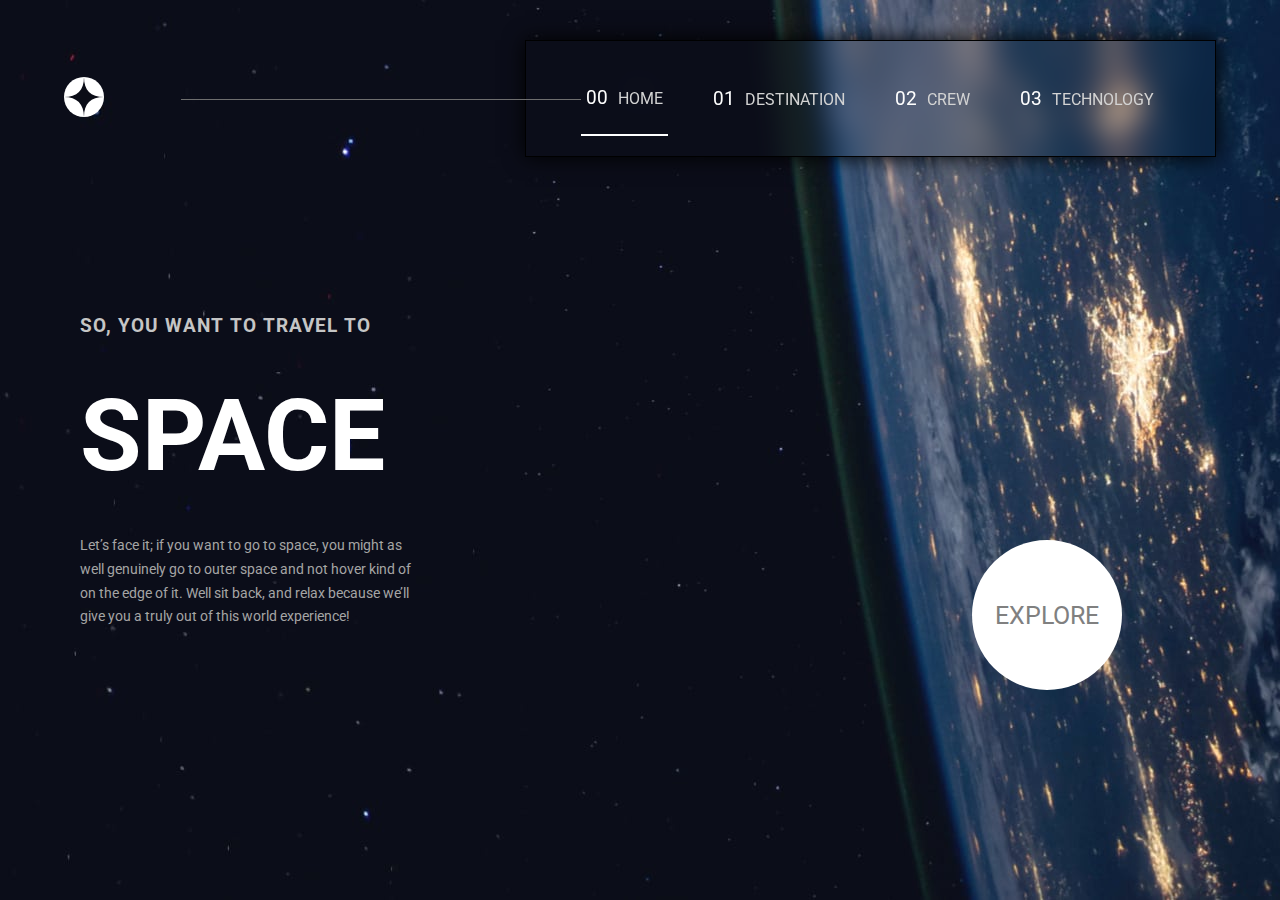
<file: index.html>
<!DOCTYPE html>
<html lang="en">
  <head>
    <meta charset="UTF-8" />
    <meta name="viewport" content="width=device-width, initial-scale=1.0" />

    <link
      rel="icon"
      type="image/png"
      sizes="32x32"
      href="./assets/favicon-32x32.png"
    />

    <title>Frontend Mentor | Space tourism website</title>
    <link rel="stylesheet" href="./style.css" />
  </head>
  <body>
    <!-- 00 Home
  01 Destination
  02 Crew
  03 Technology

  So, you want to travel to
  Space
  Let’s face it; if you want to go to space, you might as well genuinely go to 
  outer space and not hover kind of on the edge of it. Well sit back, and relax 
  because we’ll give you a truly out of this world experience!

  Explore -->

    <!-- Home page -->
    <div class="container">
      <nav class="navigation">
        <div class="nav-logo">
          <img src="./assets/shared/logo.svg" alt="" />
        </div>
        <ul class="lists">
          <li class="active list">
            <a href="index.html" data-num="00">home</a>
          </li>
          <li class="list">
            <a href="destination.html" data-num="01">Destination</a>
          </li>
          <li class="list"><a href="crew.html" data-num="02">crew</a></li>
          <li class="list">
            <a href="techno.html" data-num="03">Technology</a>
          </li>
        </ul>
        <div class="toogle-btn">
          <img src="./assets/shared/icon-hamburger.svg" alt="" />
        </div>
      </nav>

      <!-- Home content  -->
      <div class="home-content">
        <h3>So, you want to travel to</h3>
        <h1>Space</h1>
        <p>
          Let’s face it; if you want to go to space, you might as well genuinely
          go to outer space and not hover kind of on the edge of it. Well sit
          back, and relax because we’ll give you a truly out of this world
          experience!
        </p>
      </div>
      <div class="explore">explore</div>
    </div>

    <script
      src="https://cdnjs.cloudflare.com/ajax/libs/gsap/3.11.1/gsap.min.js"
      integrity="sha512-Mf/xUqfWvDIr+1B6zfnIDIiG7XHzyP/guXUWgV6PgaQoIFeXkJQR5XWh9fqAiCiRCpemabt3naV4jhDWVnuYDQ=="
      crossorigin="anonymous"
      referrerpolicy="no-referrer"
    ></script>
    <script src="./main.js"></script>
  </body>
</html>
</file>
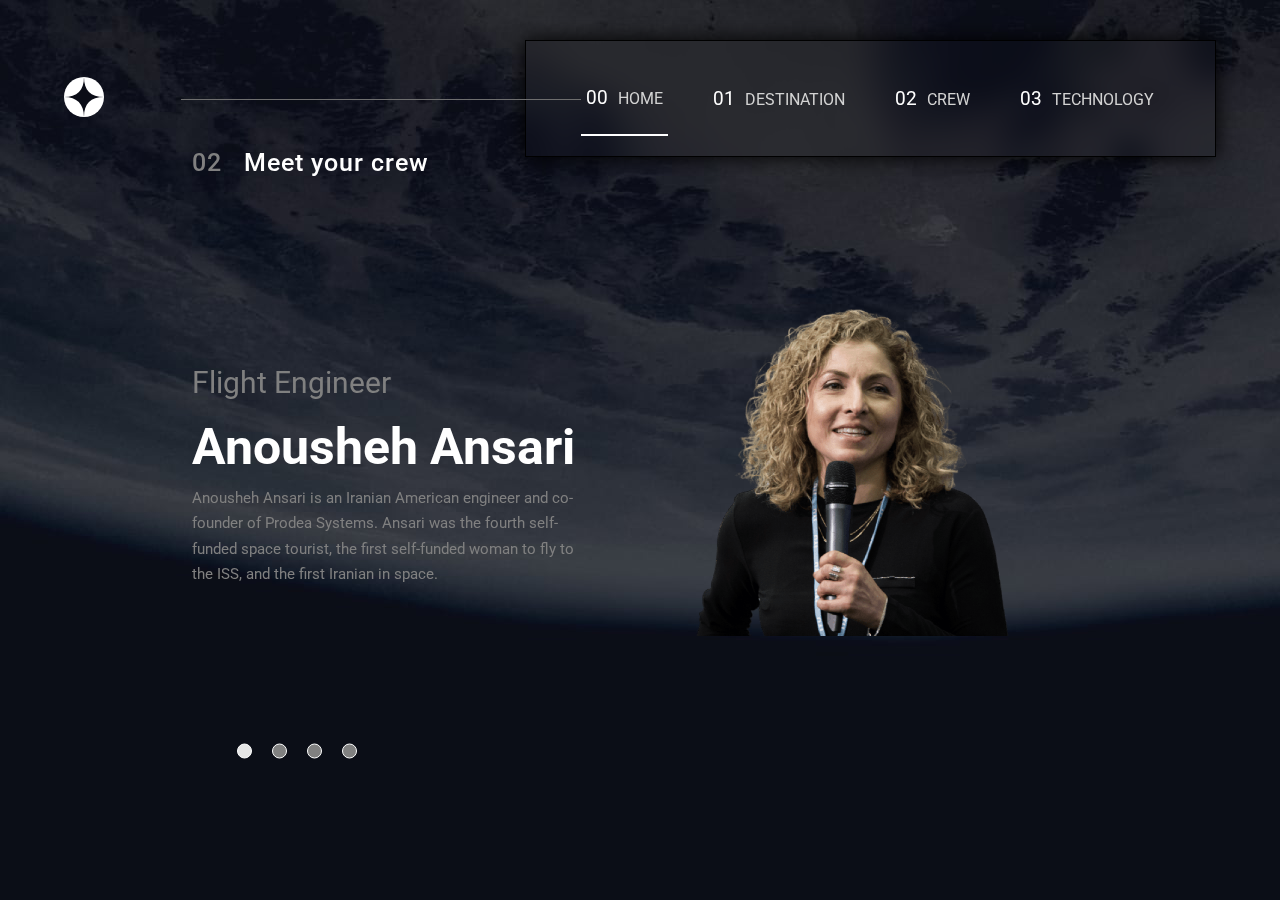
<file: crew.html>
<!DOCTYPE html>
<html lang="en">
  <head>
    <meta charset="UTF-8" />
    <meta name="viewport" content="width=device-width, initial-scale=1.0" />

    <link
      rel="icon"
      type="image/png"
      sizes="32x32"
      href="./assets/favicon-32x32.png"
    />

    <title>Frontend Mentor | Space tourism website</title>
    <link rel="stylesheet" href="./style.css" />
  </head>
  <body>
    <!-- Home page -->
    <div class="container bg2">
      <nav class="navigation">
        <div class="nav-logo">
          <img src="./assets/shared/logo.svg" alt="" />
        </div>
        <ul class="lists">
          <li class="active list">
            <a href="index.html" data-num="00">home</a>
          </li>
          <li class="list">
            <a href="destination.html" data-num="01">Destination</a>
          </li>
          <li class="list"><a href="crew.html" data-num="02">crew</a></li>
          <li class="list">
            <a href="techno.html" data-num="03">Technology</a>
          </li>
        </ul>
        <div class="toogle-btn">
          <img src="./assets/shared/icon-hamburger.svg" alt="" />
        </div>
      </nav>

      <!-- Crew Home content  -->

      <div class="content">
        <div class="title">
          <h1><span>02</span> Meet your crew</h1>
        </div>
        <div class="crew-info">
          <div class="c-info">
            <p class="domaine">Flight Engineer</p>
            <h1>Anousheh Ansari</h1>
            <p class="description">
              Anousheh Ansari is an Iranian American engineer and co-founder of
              Prodea Systems. Ansari was the fourth self-funded space tourist,
              the first self-funded woman to fly to the ISS, and the first
              Iranian in space.
            </p>
          </div>
          <div class="crew-img">
            <img src="./assets/crew/image-anousheh-ansari.png" alt="" />
          </div>
        </div>
        <div class="spans">
          <span class="active" data-show="first"></span>
          <span data-show="second"></span>
          <span data-show="three"></span>
          <span data-show="last"></span>
        </div>
      </div>
    </div>

    <script
      src="https://cdnjs.cloudflare.com/ajax/libs/gsap/3.11.1/gsap.min.js"
      integrity="sha512-Mf/xUqfWvDIr+1B6zfnIDIiG7XHzyP/guXUWgV6PgaQoIFeXkJQR5XWh9fqAiCiRCpemabt3naV4jhDWVnuYDQ=="
      crossorigin="anonymous"
      referrerpolicy="no-referrer"
    ></script>
    <script src="./main.js"></script>
  </body>
</html>
</file>
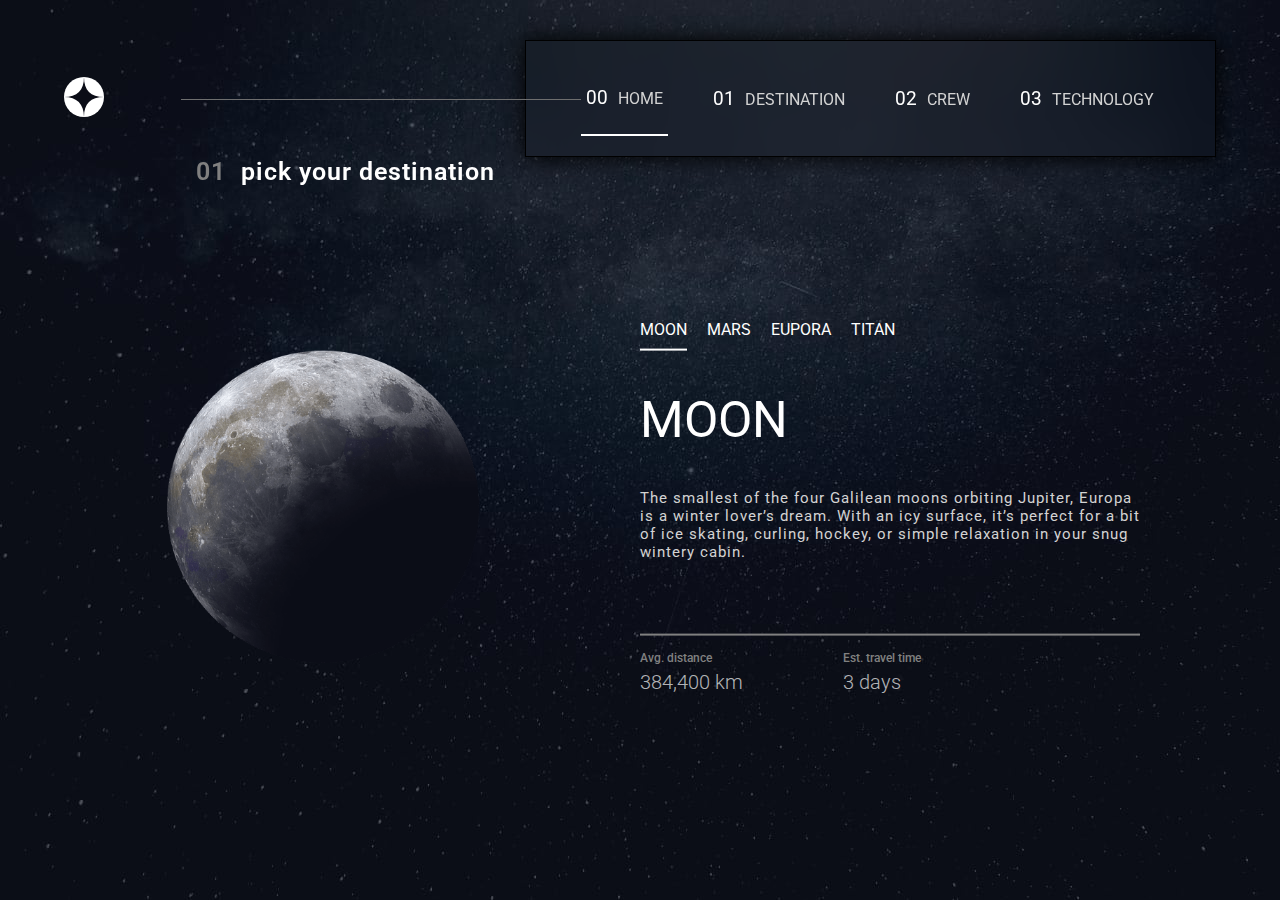
<file: destination.html>
<!DOCTYPE html>
<html lang="en">
  <head>
    <meta charset="UTF-8" />
    <meta name="viewport" content="width=device-width, initial-scale=1.0" />

    <link
      rel="icon"
      type="image/png"
      sizes="32x32"
      href="./assets/favicon-32x32.png"
    />

    <title>Frontend Mentor | Space tourism website</title>
    <link rel="stylesheet" href="./style.css" />
  </head>
  <body>
    <!-- Home page -->
    <div class="container bg1">
      <nav class="navigation">
        <div class="nav-logo">
          <img src="./assets/shared/logo.svg" alt="" />
        </div>
        <ul class="lists">
          <li class="active list">
            <a href="index.html" data-num="00">home</a>
          </li>
          <li class="list">
            <a href="destination.html" data-num="01">Destination</a>
          </li>
          <li class="list"><a href="crew.html" data-num="02">crew</a></li>
          <li class="list">
            <a href="techno.html" data-num="03">Technology</a>
          </li>
        </ul>
        <div class="toogle-btn">
          <img src="./assets/shared/icon-hamburger.svg" alt="" />
        </div>
      </nav>

      <!-- content  -->
      <div class="content">
        <div class="title">
          <h1><span>01</span>pick your destination</h1>
        </div>
        <div class="moon">
          <img src="./assets/destination/image-moon.png" alt="" class="pic" />
        </div>
        <div class="info">
          <ul class="moon-list">
            <li class="active" data-moon="moon">moon</li>
            <li data-moon="mars">mars</li>
            <li data-moon="eupora">eupora</li>
            <li data-moon="titan">titan</li>
          </ul>
          <div class="moon-name">
            <span>moon</span>
          </div>
          <div class="moon-info">
            <p>
              The smallest of the four Galilean moons orbiting Jupiter, Europa
              is a winter lover’s dream. With an icy surface, it’s perfect for a
              bit of ice skating, curling, hockey, or simple relaxation in your
              snug wintery cabin.
            </p>
          </div>
          <div class="dis-info">
            <div class="distance">
              <p>Avg. distance</p>
              <h2>384,400 km</h2>
            </div>
            <div class="time-info">
              <p>Est. travel time</p>
              <h2>3 days</h2>
            </div>
          </div>
        </div>
      </div>
    </div>

    <script
      src="https://cdnjs.cloudflare.com/ajax/libs/gsap/3.11.1/gsap.min.js"
      integrity="sha512-Mf/xUqfWvDIr+1B6zfnIDIiG7XHzyP/guXUWgV6PgaQoIFeXkJQR5XWh9fqAiCiRCpemabt3naV4jhDWVnuYDQ=="
      crossorigin="anonymous"
      referrerpolicy="no-referrer"
    ></script>
    <script src="./main.js"></script>
    
  </body>
</html>
</file>
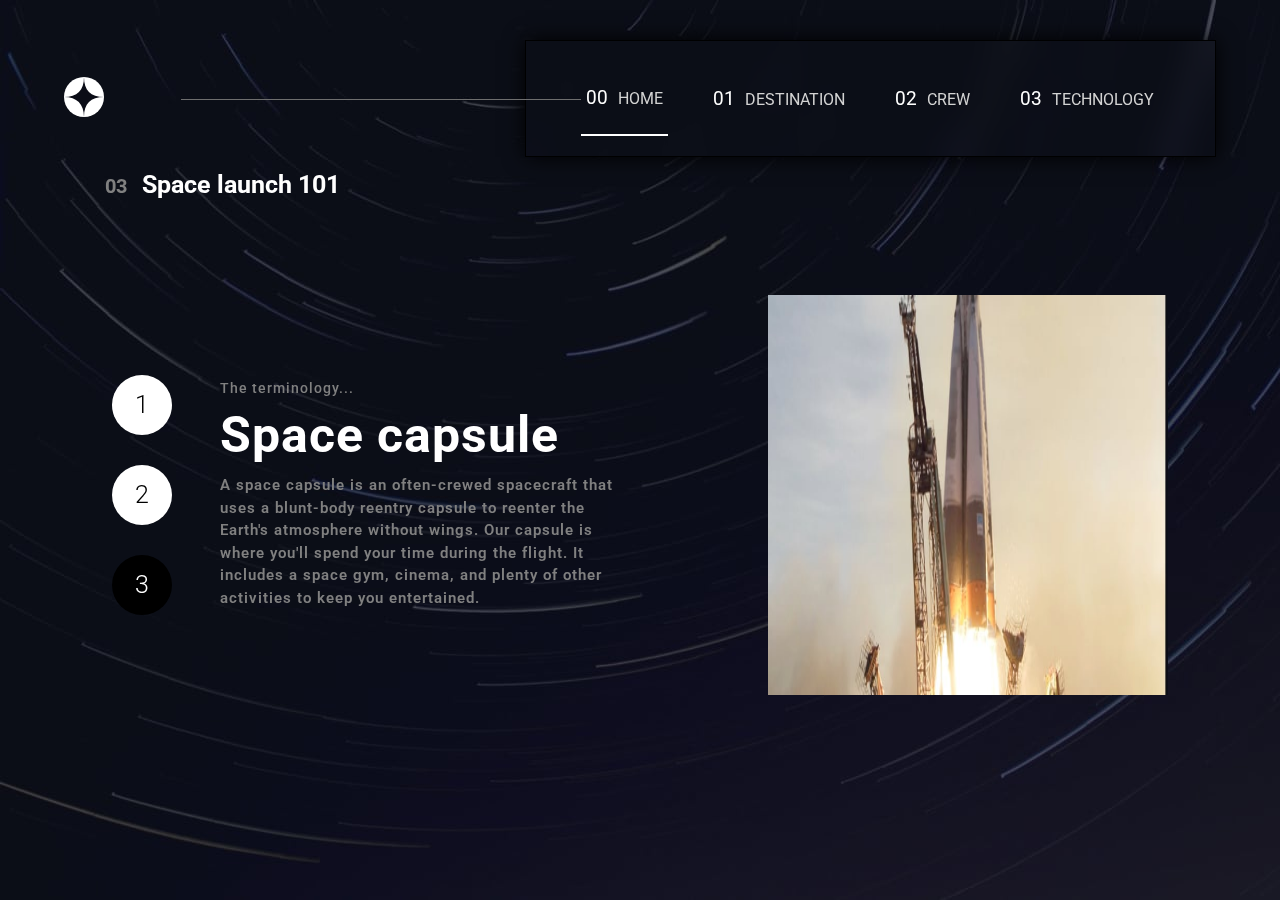
<file: techno.html>
<!DOCTYPE html>
<html lang="en">
  <head>
    <meta charset="UTF-8" />
    <meta name="viewport" content="width=device-width, initial-scale=1.0" />

    <link
      rel="icon"
      type="image/png"
      sizes="32x32"
      href="./assets/favicon-32x32.png"
    />

    <title>Frontend Mentor | Space tourism website</title>
    <link rel="stylesheet" href="./style.css" />
  </head>
  <body>
    <!-- Home page -->
    <div class="container bg3">
      <nav class="navigation">
        <div class="nav-logo">
          <img src="./assets/shared/logo.svg" alt="" />
        </div>
        <ul class="lists">
          <li class="active list">
            <a href="index.html" data-num="00">home</a>
          </li>
          <li class="list">
            <a href="destination.html" data-num="01">Destination</a>
          </li>
          <li class="list"><a href="crew.html" data-num="02">crew</a></li>
          <li class="list">
            <a href="techno.html" data-num="03">Technology</a>
          </li>
        </ul>
        <div class="toogle-btn">
          <img src="./assets/shared/icon-hamburger.svg" alt="" />
        </div>
      </nav>

      <!-- technology home content -->

      <div class="content">
        <div class="title">
          <h1><span>03</span>Space launch 101</h1>
        </div>
        <div class="technology-info">
          <ul id="techno-list">
            <li data-technology="1">1</li>
            <li data-technology="2">2</li>
            <li data-technology="3" class="active">3</li>
          </ul>
          <div class="show-info">
            <h3>The terminology...</h3>
            <h1>Space capsule</h1>
            <p>
              A space capsule is an often-crewed spacecraft that uses a
              blunt-body reentry capsule to reenter the Earth's atmosphere
              without wings. Our capsule is where you'll spend your time during
              the flight. It includes a space gym, cinema, and plenty of other
              activities to keep you entertained.
            </p>
          </div>

          <img
            id="techno-img"
            src="./assets/technology/image-launch-vehicle-landscape.jpg"
            alt=""
          />
        </div>
      </div>
    </div>

    <script
      src="https://cdnjs.cloudflare.com/ajax/libs/gsap/3.11.1/gsap.min.js"
      integrity="sha512-Mf/xUqfWvDIr+1B6zfnIDIiG7XHzyP/guXUWgV6PgaQoIFeXkJQR5XWh9fqAiCiRCpemabt3naV4jhDWVnuYDQ=="
      crossorigin="anonymous"
      referrerpolicy="no-referrer"
    ></script>
    <script src="./main.js"></script>
  </body>
</html>
</file>
<file: style.css>
@import url("https://fonts.googleapis.com/css2?family=Arimo:ital,wght@0,400;0,500;0,600;0,700;1,400;1,500;1,600;1,700&family=League+Spartan:wght@100;200;300;400;500;600;700;800;900&family=Oxanium:wght@200;300;400;600;700&family=Poppins:ital,wght@0,200;0,300;0,400;0,500;0,600;0,700;0,800;0,900;1,300;1,400;1,500;1,600;1,700;1,800;1,900&family=Roboto:ital,wght@0,100;0,300;0,400;0,500;0,700;0,900;1,400;1,500;1,700;1,900&display=swap");
*,
::after,
::before {
  padding: 0;
  margin: 0;
  box-sizing: border-box;
  font-family: "Roboto", sans-serif;
}

.container {
  height: 100vh;
  background: no-repeat url("./assets/home/background-home-desktop.jpg");
  background-size: cover;
}
@media screen and (max-width: 576px) {
  .container {
    background: no-repeat url("./assets/home/background-home-mobile.jpg");
    background-size: cover;
  }
}

nav {
  width: 90%;
  padding-top: 40px;
  margin: auto;
  display: flex;
  justify-content: space-between;
  align-items: center;
}
nav .nav-logo img {
  width: 40px;
}
nav ul {
  position: relative;
  -webkit-backdrop-filter: blur(15px);
          backdrop-filter: blur(15px);
  padding: 20px 100px;
  box-shadow: 0px 0px 20px rgb(0, 0, 0);
  width: 60%;
  list-style: none;
  display: flex;
  align-items: center;
  justify-content: center;
  gap: 40px;
  border: 1px solid black;
}
nav ul .active {
  border-bottom: 2px solid white;
}
nav ul li {
  padding: 25px 5px;
}
nav ul li a {
  text-decoration: none;
  color: lightgrey;
  text-transform: uppercase;
}
nav ul li a::before {
  content: attr(data-num);
  margin-right: 10px;
  color: white;
  font-size: 19px;
}
@media screen and (max-width: 776px) {
  nav ul li a::before {
    font-size: 25px;
  }
}
nav ul::before {
  content: "";
  position: absolute;
  top: 50%;
  left: -50%;
  width: 400px;
  height: 1.5px;
  background: rgb(110, 110, 110);
  z-index: 11;
  overflow: visible;
}
nav .toogle-btn {
  display: none;
  z-index: 10;
}
@media screen and (max-width: 576px) {
  nav .toogle-btn {
    display: block;
    color: white;
    width: 25px;
  }
  nav ul {
    flex-direction: column;
    z-index: 10;
    height: 100vh;
    position: absolute;
    top: 0%;
    left: 0%;
    width: 100%;
    transform: translateX(-300%);
    transition: 0.5s ease;
    font-size: 25px;
  }
  nav ul::before {
    display: none;
  }
  nav .show {
    transform: translateX(0%);
  }
}

.home-content {
  position: absolute;
  bottom: 0%;
  height: 65vh;
  padding: 0 80px;
  width: 100%;
  color: white;
  display: flex;
  flex-direction: column;
  gap: 40px;
}
@media screen and (max-width: 576px) {
  .home-content {
    height: 80vh;
  }
}
.home-content h1 {
  transform-origin: left;
  -webkit-animation: show 1.5s linear;
          animation: show 1.5s linear;
  font-size: 100px;
  text-transform: uppercase;
}
@media screen and (max-width: 576px) {
  .home-content h1 {
    font-size: 70px;
  }
}
.home-content p {
  -webkit-animation: show 1.5s linear;
          animation: show 1.5s linear;
  width: 30%;
  line-height: 1.7;
  color: rgb(165, 165, 165);
  font-size: 14px;
}
@media screen and (max-width: 576px) {
  .home-content p {
    width: 100%;
  }
}
.home-content h3 {
  -webkit-animation: show 1.5s linear;
          animation: show 1.5s linear;
  text-transform: uppercase;
  color: rgb(197, 197, 197);
  font-weight: bold;
  letter-spacing: 1px;
}
@media screen and (max-width: 576px) {
  .home-content h3 {
    font-size: 13px;
  }
}

.explore {
  -webkit-animation: show 1.5s forwards;
          animation: show 1.5s forwards;
  position: absolute;
  top: 70%;
  right: 10%;
  transform: translate(-20%, -60%);
  font-size: 25px;
  color: grey;
  text-transform: uppercase;
  background: white;
  height: 150px;
  width: 150px;
  border-radius: 50%;
  display: flex;
  justify-content: center;
  align-items: center;
}
@media screen and (max-width: 576px) {
  .explore {
    height: 100px;
    width: 100px;
    font-size: 15px;
    right: 50%;
    transform: translateX(50%);
  }
}

@-webkit-keyframes show {
  from {
    opacity: 0;
  }
  to {
    opacity: 1;
  }
}

@keyframes show {
  from {
    opacity: 0;
  }
  to {
    opacity: 1;
  }
}
/* destination style */
.bg1 {
  overflow: hidden;
  background: no-repeat url("./assets/destination/background-destination-desktop.jpg");
  background-size: cover;
  position: relative;
}
@media screen and (max-width: 576px) {
  .bg1 {
    overflow: hidden;
    background: no-repeat url("./assets/destination/background-destination-mobile.jpg");
    background-size: cover;
  }
}
.bg1 .title {
  -webkit-animation: show 1.5s forwards;
          animation: show 1.5s forwards;
  position: absolute;
  font-size: 17px;
  color: white;
  font-weight: 500;
  left: 20%;
  transform: translateX(-20%);
  letter-spacing: 1px;
}
@media screen and (max-width: 576px) {
  .bg1 .title {
    position: absolute;
    top: 15%;
    width: 100%;
    text-align: center;
  }
}
.bg1 .title h1 {
  font-size: 25px;
  font-weight: 600;
}
@media screen and (max-width: 576px) {
  .bg1 .title h1 {
    font-size: 20px;
  }
}
.bg1 .title span {
  margin-right: 15px;
  font-size: 25px;
  color: gray;
}
@media screen and (max-width: 576px) {
  .bg1 .title span {
    font-size: 20px;
  }
}
.bg1 .moon {
  position: absolute;
  top: 60%;
  left: 20%;
  transform: translate(-20%, -60%);
}
@media screen and (max-width: 576px) {
  .bg1 .moon {
    top: 25%;
    left: 50%;
    transform: translate(-50%, -25%);
    display: flex;
    justify-content: center;
  }
}
.bg1 .moon img {
  width: 70%;
  -webkit-animation: rotate 30s infinite forwards linear;
          animation: rotate 30s infinite forwards linear;
}
@-webkit-keyframes rotate {
  from {
    transform: rotate(0deg);
  }
  to {
    transform: rotate(360deg);
  }
}
@keyframes rotate {
  from {
    transform: rotate(0deg);
  }
  to {
    transform: rotate(360deg);
  }
}
.bg1 .info {
  -webkit-animation: show 3s forwards;
          animation: show 3s forwards;
  position: absolute;
  right: 0%;
  top: 60%;
  transform: translate(0%, -60%);
  width: 50%;
  display: flex;
  flex-direction: column;
  gap: 40px;
}
@media screen and (max-width: 576px) {
  .bg1 .info {
    top: 85%;
    left: 50%;
    transform: translate(-50%, -85%);
    width: 100%;
    align-items: center;
  }
}
.bg1 .info .active {
  border-bottom: 2px solid white;
}
.bg1 .info ul {
  display: flex;
  list-style: none;
  gap: 20px;
  color: white;
  text-transform: uppercase;
  cursor: pointer;
}
@media screen and (max-width: 576px) {
  .bg1 .info ul {
    gap: 20px;
    letter-spacing: 1px;
  }
}
.bg1 .info ul li {
  padding: 10px 0;
}
.bg1 .info .moon-name {
  font-size: 50px;
  text-transform: uppercase;
  color: white;
}
@media screen and (max-width: 576px) {
  .bg1 .info .moon-name {
    font-size: 40px;
  }
}
.bg1 .info .moon-info {
  width: 500px;
}
@media screen and (max-width: 576px) {
  .bg1 .info .moon-info {
    width: 300px;
    margin: 0 auto;
    text-align: center;
  }
}
.bg1 .info .moon-info p {
  color: lightgrey;
  font-size: 15px;
  font-weight: 400;
  letter-spacing: 1px;
}
.bg1 .info .dis-info {
  display: flex;
  gap: 100px;
  color: white;
  position: relative;
  width: 500px;
  margin-top: 50px;
}
@media screen and (max-width: 576px) {
  .bg1 .info .dis-info {
    justify-content: center;
    align-items: center;
    gap: 40px;
    left: 50%;
    transform: translateX(-50%);
    width: 100%;
  }
}
.bg1 .info .dis-info p {
  color: gray;
  margin-bottom: 5px;
  font-size: 12px;
  font-weight: 500;
}
.bg1 .info .dis-info h2 {
  font-size: 20px;
  font-weight: 300;
  color: rgba(255, 255, 255, 0.7);
}
.bg1 .info .dis-info::after {
  content: "";
  position: absolute;
  height: 2px;
  width: 100%;
  top: -40%;
  left: 0%;
  background-color: gray;
}
@media screen and (max-width: 576px) {
  .bg1 .info .dis-info::after {
    width: 80%;
    left: 50%;
    transform: translateX(-50%);
  }
}

.bg2 {
  overflow: hidden;
  background: no-repeat url("./assets/crew/background-crew-desktop.jpg");
  background-size: cover;
}
@media screen and (max-width: 576px) {
  .bg2 {
    background: no-repeat url("./assets/crew/background-crew-mobile.jpg");
    background-size: cover;
  }
}
.bg2 .content {
  height: 80vh;
  width: 80%;
  margin: auto;
  position: relative;
  bottom: 5%;
  left: 5%;
}
.bg2 .content .title {
  -webkit-animation: show 1.5s forwards;
          animation: show 1.5s forwards;
  position: absolute;
  top: 5%;
  letter-spacing: 1px;
}
@media screen and (max-width: 576px) {
  .bg2 .content .title {
    left: 50%;
    top: 10%;
    transform: translate(-50%, -10%);
    width: 100%;
  }
}
.bg2 .content .title span {
  color: gray;
  margin-right: 15px;
}
@media screen and (max-width: 576px) {
  .bg2 .content .title span {
    font-size: 12px;
  }
}
.bg2 .content .title h1 {
  color: white;
  font-size: 25px;
  font-weight: 500;
}
@media screen and (max-width: 576px) {
  .bg2 .content .title h1 {
    font-size: 20px;
  }
}
.bg2 .content .crew-info {
  -webkit-animation: show 2.5s forwards;
          animation: show 2.5s forwards;
  width: 90%;
  height: 100%;
  display: flex;
  justify-content: space-between;
  align-items: center;
}
@media screen and (max-width: 576px) {
  .bg2 .content .crew-info {
    position: relative;
    bottom: -10%;
    height: 90%;
    flex-direction: column-reverse;
    justify-content: space-around;
    align-items: center;
    gap: 30px;
  }
}
.bg2 .content .crew-info .c-info {
  display: flex;
  flex-direction: column;
  gap: 10px;
}
@media screen and (max-width: 576px) {
  .bg2 .content .crew-info .c-info {
    gap: 10px;
    text-align: center;
  }
}
.bg2 .content .crew-info .c-info p:nth-child(1) {
  font-size: 30px;
}
@media screen and (max-width: 576px) {
  .bg2 .content .crew-info .c-info p:nth-child(1) {
    font-size: 25px;
  }
}
.bg2 .content .crew-info .c-info p {
  width: 400px;
  color: gray;
  font-size: 15px;
  line-height: 1.7;
}
@media screen and (max-width: 576px) {
  .bg2 .content .crew-info .c-info p {
    width: 250px;
  }
}
.bg2 .content .crew-info .c-info h1 {
  font-size: 50px;
  color: white;
}
@media screen and (max-width: 576px) {
  .bg2 .content .crew-info .c-info h1 {
    font-size: 30px;
  }
}
.bg2 .content .crew-info .crew-img {
  -webkit-animation: show 1s forwards;
          animation: show 1s forwards;
  width: 100%;
  display: flex;
  justify-content: center;
  align-items: center;
}
.bg2 .content .crew-info .crew-img img {
  width: 60%;
}
.bg2 .content .spans {
  -webkit-animation: show 6s forwards;
          animation: show 6s forwards;
  position: absolute;
  bottom: 10%;
  left: 5%;
  transform: translate(-5%, -10%);
  display: flex;
  justify-content: space-between;
  gap: 20px;
}
@media screen and (max-width: 576px) {
  .bg2 .content .spans {
    position: absolute;
    left: 40%;
    bottom: 50%;
    transform: translate(-40%, -45%);
  }
}
.bg2 .content .spans span {
  height: 15px;
  width: 15px;
  background-color: gray;
  border: 1px solid white;
  border-radius: 50%;
  cursor: pointer;
}
@media screen and (max-width: 576px) {
  .bg2 .content .spans span {
    width: 12px;
    height: 12px;
  }
}
.bg2 .content .spans .active {
  background-color: rgb(230, 230, 230);
}

.bg3 {
  overflow: hidden;
  background: no-repeat url("./assets/technology/background-technology-desktop.jpg");
  background-size: cover;
}
@media screen and (max-width: 574px) {
  .bg3 {
    background: no-repeat url("./assets/technology/background-technology-mobile.jpg");
    background-size: cover;
    overflow: hidden;
  }
}
.bg3 .content {
  height: 75%;
  position: relative;
  width: 100%;
  margin: auto;
}
.bg3 .content .title {
  -webkit-animation: show 1.5s forwards;
          animation: show 1.5s forwards;
  position: absolute;
  top: 2%;
  left: 10%;
  transform: translate(-10%, -2%);
}
.bg3 .content .title h1 {
  color: white;
  font-size: 25px;
}
@media screen and (max-width: 574px) {
  .bg3 .content .title h1 {
    font-size: 20px;
  }
}
.bg3 .content .title span {
  color: gray;
  font-size: 20px;
  margin-right: 15px;
}
@media screen and (max-width: 574px) {
  .bg3 .content .title span {
    font-size: 16px;
  }
}
.bg3 .content .technology-info {
  -webkit-animation: show 3s forwards;
          animation: show 3s forwards;
  display: flex;
  justify-content: space-evenly;
  align-items: center;
  height: 100%;
  width: 90%;
  margin: auto;
}
@media screen and (max-width: 574px) {
  .bg3 .content .technology-info {
    flex-direction: column;
    justify-content: center;
    gap: 40px;
    height: 90%;
    position: absolute;
    bottom: 0;
    left: 50%;
    transform: translateX(-50%);
  }
}
.bg3 .content .technology-info ul {
  display: flex;
  flex-direction: column;
  justify-content: center;
  align-items: center;
  list-style: none;
  gap: 30px;
}
@media screen and (max-width: 574px) {
  .bg3 .content .technology-info ul {
    order: 2;
    flex-direction: row;
  }
}
.bg3 .content .technology-info ul .active {
  background-color: black;
  color: white;
}
.bg3 .content .technology-info ul li {
  color: black;
  background: white;
  height: 60px;
  width: 60px;
  border-radius: 50%;
  display: flex;
  align-items: center;
  justify-content: center;
  font-size: 25px;
  font-weight: 300;
  cursor: pointer;
}
@media screen and (max-width: 574px) {
  .bg3 .content .technology-info ul li {
    height: 30px;
    width: 30px;
    font-size: 18px;
    color: white;
    background-color: transparent;
    border: 1px solid white;
    padding: 3px;
  }
}
.bg3 .content .technology-info img {
  -webkit-animation: show 4s forwards;
          animation: show 4s forwards;
  width: 400px;
  height: 400px;
}
@media screen and (max-width: 574px) {
  .bg3 .content .technology-info img {
    order: 1;
    height: 150px;
    width: 300px;
  }
}
.bg3 .content .technology-info .show-info {
  color: white;
  display: flex;
  flex-direction: column;
  gap: 10px;
  justify-content: flex-start;
  margin-right: 100px;
  letter-spacing: 1px;
}
@media screen and (max-width: 574px) {
  .bg3 .content .technology-info .show-info {
    order: 3;
    text-align: center;
    margin-right: 0px;
    gap: 20px;
  }
}
.bg3 .content .technology-info .show-info h1 {
  font-size: 50px;
}
@media screen and (max-width: 574px) {
  .bg3 .content .technology-info .show-info h1 {
    font-size: 30px;
  }
}
.bg3 .content .technology-info .show-info h3 {
  color: gray;
  font-size: 14px;
  font-weight: 500;
}
.bg3 .content .technology-info .show-info P {
  width: 400px;
  color: gray;
  line-height: 1.5;
  font-size: 15px;
  font-weight: 600;
}
@media screen and (max-width: 574px) {
  .bg3 .content .technology-info .show-info P {
    width: 350px;
  }
}/*# sourceMappingURL=style.css.map */
</file>
